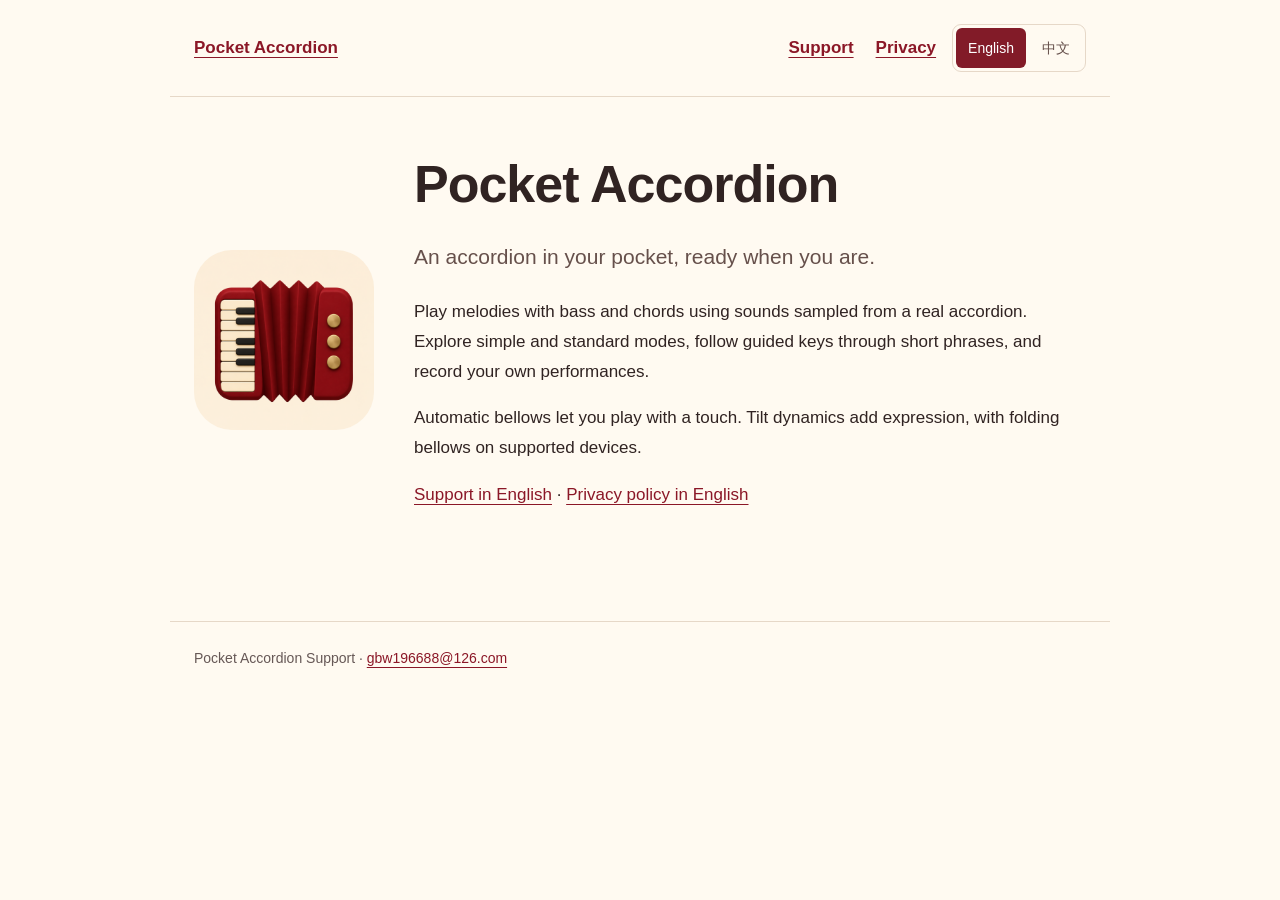
<file: index.html>
<!doctype html><html lang="en"><head><meta charset="utf-8"><meta name="viewport" content="width=device-width,initial-scale=1"><title>Pocket Accordion</title><meta name="description" content="Pocket Accordion — play melodies, bass and chords. Official support and privacy policy."><link rel="icon" href="icon.png"><link rel="stylesheet" href="style.css"></head><body><header><a class="brand" href="index.html"><span data-language="en">Pocket Accordion</span><span data-language="zh" hidden>口袋手风琴</span></a><nav aria-label="Main navigation"><a href="support.html"><span data-language="en">Support</span><span data-language="zh" hidden>技术支持</span></a><a href="privacy.html"><span data-language="en">Privacy</span><span data-language="zh" hidden>隐私政策</span></a></nav><div class="language-switch" role="group" aria-label="Language"><button type="button" data-switch="en" aria-pressed="true">English</button><button type="button" data-switch="zh" aria-pressed="false" lang="zh-Hans">中文</button></div></header><main><div data-language="en" lang="en"><div class="hero"><img src="icon.png" alt="Pocket Accordion app icon" width="180" height="180"><div><h1>Pocket Accordion</h1><p class="lead">An accordion in your pocket, ready when you are.</p><p>Play melodies with bass and chords using sounds sampled from a real accordion. Explore simple and standard modes, follow guided keys through short phrases, and record your own performances.</p><p>Automatic bellows let you play with a touch. Tilt dynamics add expression, with folding bellows on supported devices.</p><p><a href="support.html">Support in English</a> · <a href="privacy.html">Privacy policy in English</a></p></div></div></div><div data-language="zh" lang="zh-Hans" hidden><div class="hero"><img src="icon.png" alt="口袋手风琴应用图标" width="180" height="180"><div><h1>口袋手风琴</h1><p class="lead">把手风琴放进口袋，想弹就弹。</p><p>用温暖的琴声奏出旋律，配上低音与和弦。跟着琴键提示练习短句，录下属于自己的演奏。</p></div></div><div class="actions"><a class="button" href="support.html">获取帮助</a><a href="privacy.html">阅读隐私政策</a></div><h2>从一段旋律开始</h2><p>简单模式适合熟悉琴键，标准模式提供黑键、低音与和弦。真实手风琴采样带来温暖琴声，可以随时录音、回听和分享。</p><h2>用动作表达强弱</h2><p>自动风箱按键即响。体感力度通过倾斜手机控制强弱，支持的折叠设备还可使用开合风箱。</p></div></main><footer>Pocket Accordion Support · <a href="mailto:gbw196688@126.com">gbw196688@126.com</a></footer><script src="language.js"></script></body></html>
</file>
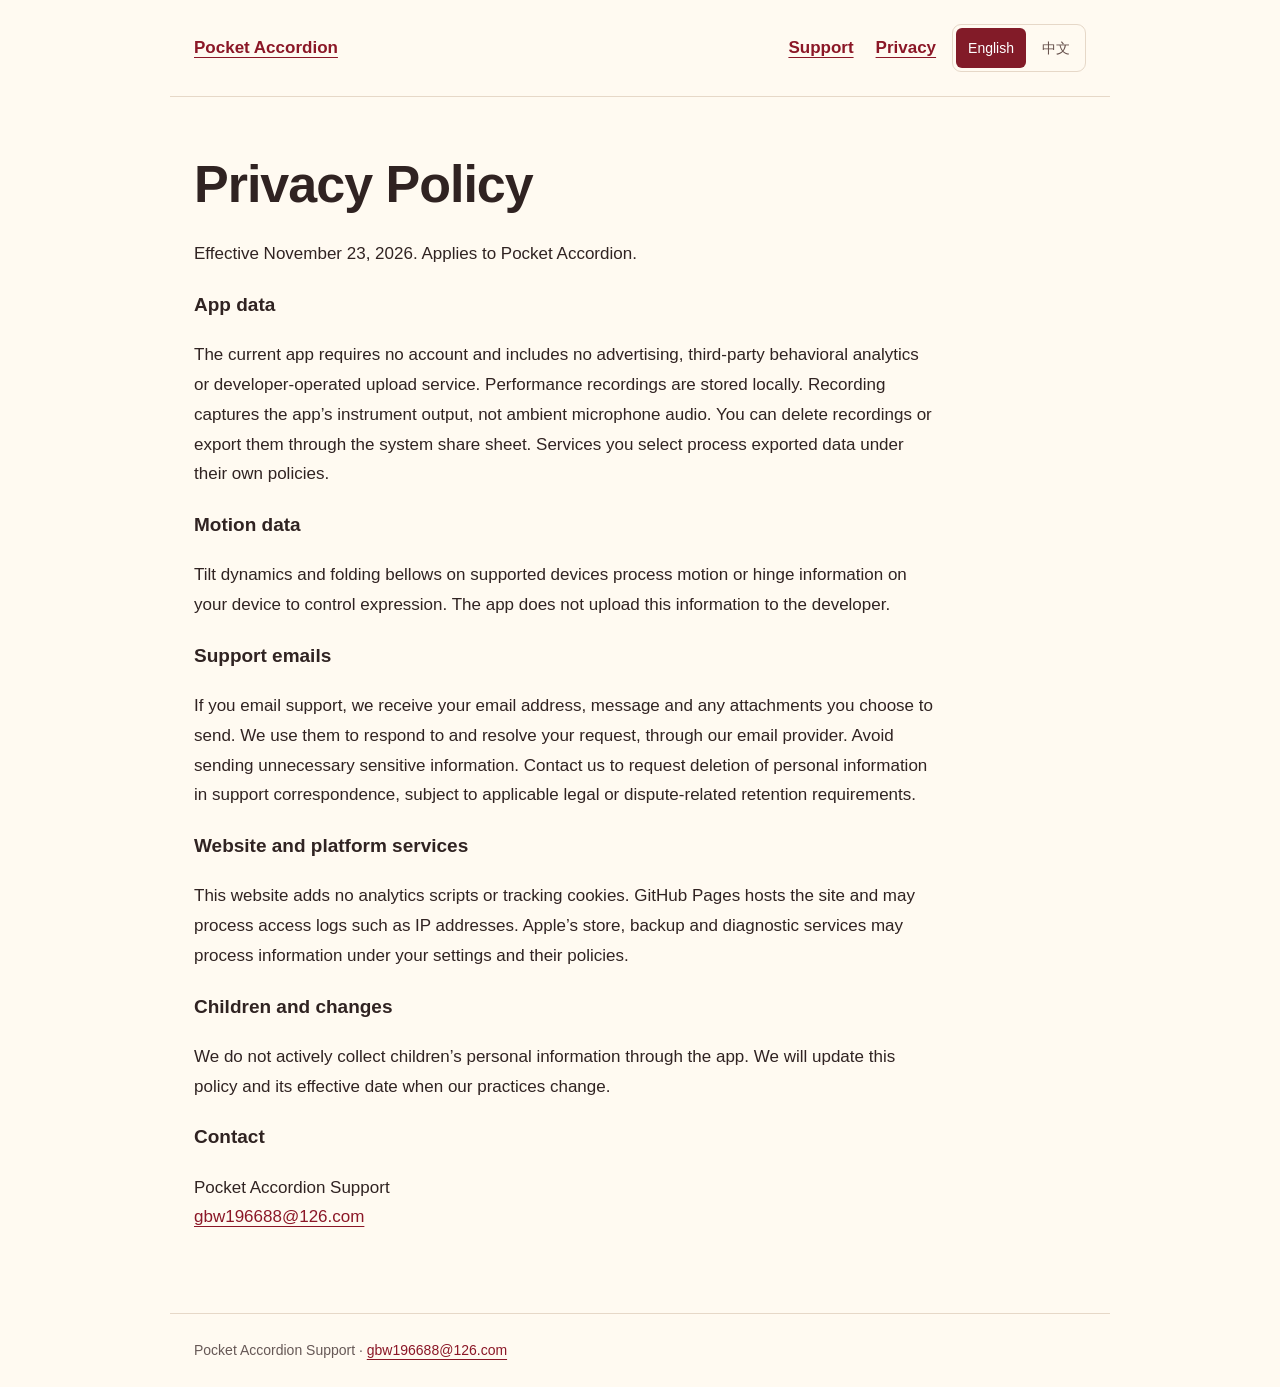
<file: privacy.html>
<!doctype html><html lang="en"><head><meta charset="utf-8"><meta name="viewport" content="width=device-width,initial-scale=1"><title>Privacy Policy · Pocket Accordion</title><meta name="description" content="Pocket Accordion — play melodies, bass and chords. Official support and privacy policy."><link rel="icon" href="icon.png"><link rel="stylesheet" href="style.css"></head><body><header><a class="brand" href="index.html"><span data-language="en">Pocket Accordion</span><span data-language="zh" hidden>口袋手风琴</span></a><nav aria-label="Main navigation"><a href="support.html"><span data-language="en">Support</span><span data-language="zh" hidden>技术支持</span></a><a href="privacy.html"><span data-language="en">Privacy</span><span data-language="zh" hidden>隐私政策</span></a></nav><div class="language-switch" role="group" aria-label="Language"><button type="button" data-switch="en" aria-pressed="true">English</button><button type="button" data-switch="zh" aria-pressed="false" lang="zh-Hans">中文</button></div></header><main><div data-language="en" lang="en"><h1>Privacy Policy</h1><p>Effective November 23, 2026. Applies to Pocket Accordion.</p><h3>App data</h3><p>The current app requires no account and includes no advertising, third-party behavioral analytics or developer-operated upload service. Performance recordings are stored locally. Recording captures the app’s instrument output, not ambient microphone audio. You can delete recordings or export them through the system share sheet. Services you select process exported data under their own policies.</p><h3>Motion data</h3><p>Tilt dynamics and folding bellows on supported devices process motion or hinge information on your device to control expression. The app does not upload this information to the developer.</p><h3>Support emails</h3><p>If you email support, we receive your email address, message and any attachments you choose to send. We use them to respond to and resolve your request, through our email provider. Avoid sending unnecessary sensitive information. Contact us to request deletion of personal information in support correspondence, subject to applicable legal or dispute-related retention requirements.</p><h3>Website and platform services</h3><p>This website adds no analytics scripts or tracking cookies. GitHub Pages hosts the site and may process access logs such as IP addresses. Apple’s store, backup and diagnostic services may process information under your settings and their policies.</p><h3>Children and changes</h3><p>We do not actively collect children’s personal information through the app. We will update this policy and its effective date when our practices change.</p><h3>Contact</h3><p>Pocket Accordion Support<br><a href="mailto:gbw196688@126.com">gbw196688@126.com</a></p></div><div data-language="zh" lang="zh-Hans" hidden><h1>隐私政策</h1><p>生效日期 2026 年 11 月 23 日<br>适用产品 口袋手风琴 / Pocket Accordion</p><h2>应用中的数据处理</h2><p>当前版本无需注册账号。我们未在 App 中集成广告、第三方行为分析或开发者运营的数据上传服务。</p><p>演奏录音保存在本机 App 存储中。录音功能记录 App 的乐器输出，不录制环境麦克风声音。你可以在 App 内删除录音，或通过系统分享发送到自己选择的服务。接收服务按其自身隐私政策处理数据。</p><h2>动作数据</h2><p>体感力度和支持设备上的折叠风箱使用设备动作或合页信息控制演奏力度。这些数据在设备上处理，不由 App 上传给开发者。</p><h2>联系支持</h2><p>如你发送支持邮件，我们会收到你的邮箱地址、邮件内容以及主动提供的附件，仅用于回复和处理问题。邮件通过邮箱服务提供商处理。请勿发送不必要的敏感信息。如需请求删除支持邮件中的个人信息，请联系下方邮箱；适用法律或争议处理要求保留的记录除外。</p><h2>网站和系统服务</h2><p>本网站未主动设置分析脚本或追踪 Cookie。网站由 GitHub Pages 托管，托管服务可能处理 IP 地址等访问日志。Apple 的商店、系统备份及诊断服务可能按用户设置和其政策处理数据。我们不承诺控制这些服务的独立数据处理。</p><h2>儿童与政策更新</h2><p>我们不会通过 App 主动收集儿童个人信息。功能或数据处理方式变更时，会更新此政策和生效日期。</p><h2>联系我们</h2><p>Pocket Accordion Support<br><a href="mailto:gbw196688@126.com">gbw196688@126.com</a></p></div></main><footer>Pocket Accordion Support · <a href="mailto:gbw196688@126.com">gbw196688@126.com</a></footer><script src="language.js"></script></body></html>
</file>
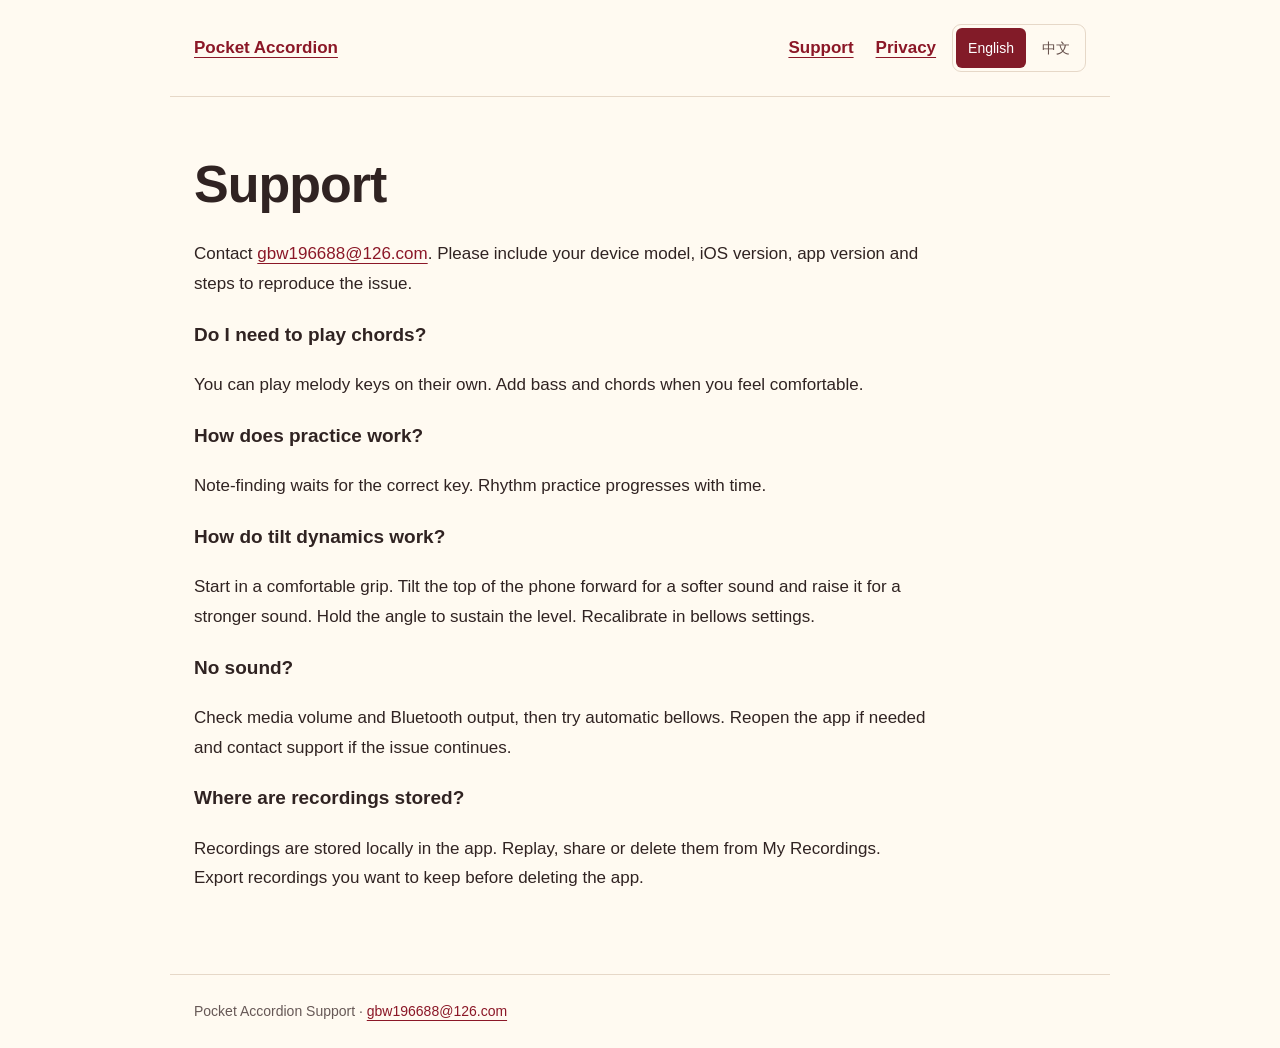
<file: support.html>
<!doctype html><html lang="en"><head><meta charset="utf-8"><meta name="viewport" content="width=device-width,initial-scale=1"><title>Support · Pocket Accordion</title><meta name="description" content="Pocket Accordion — play melodies, bass and chords. Official support and privacy policy."><link rel="icon" href="icon.png"><link rel="stylesheet" href="style.css"></head><body><header><a class="brand" href="index.html"><span data-language="en">Pocket Accordion</span><span data-language="zh" hidden>口袋手风琴</span></a><nav aria-label="Main navigation"><a href="support.html"><span data-language="en">Support</span><span data-language="zh" hidden>技术支持</span></a><a href="privacy.html"><span data-language="en">Privacy</span><span data-language="zh" hidden>隐私政策</span></a></nav><div class="language-switch" role="group" aria-label="Language"><button type="button" data-switch="en" aria-pressed="true">English</button><button type="button" data-switch="zh" aria-pressed="false" lang="zh-Hans">中文</button></div></header><main><div data-language="en" lang="en"><h1>Support</h1><p>Contact <a href="mailto:gbw196688@126.com">gbw196688@126.com</a>. Please include your device model, iOS version, app version and steps to reproduce the issue.</p><h3>Do I need to play chords?</h3><p>You can play melody keys on their own. Add bass and chords when you feel comfortable.</p><h3>How does practice work?</h3><p>Note-finding waits for the correct key. Rhythm practice progresses with time.</p><h3>How do tilt dynamics work?</h3><p>Start in a comfortable grip. Tilt the top of the phone forward for a softer sound and raise it for a stronger sound. Hold the angle to sustain the level. Recalibrate in bellows settings.</p><h3>No sound?</h3><p>Check media volume and Bluetooth output, then try automatic bellows. Reopen the app if needed and contact support if the issue continues.</p><h3>Where are recordings stored?</h3><p>Recordings are stored locally in the app. Replay, share or delete them from My Recordings. Export recordings you want to keep before deleting the app.</p></div><div data-language="zh" lang="zh-Hans" hidden><h1>技术支持</h1><p class="lead">需要帮助，或有想听到的声音？欢迎联系我们。</p><p>联系邮箱 <a href="mailto:gbw196688@126.com">gbw196688@126.com</a><br>支持署名 Pocket Accordion Support</p><p>反馈问题时，请说明手机型号、iOS 版本、App 版本和复现步骤。可附截图，请避免发送与问题无关的个人信息。</p><h2>常见问题</h2><details><summary>上面的伴奏键必须与旋律一起按吗？</summary><p>可以只弹旋律。熟悉后，再加入低音和和弦伴奏。</p></details><details><summary>找音练习和节奏跟弹有什么区别？</summary><p>找音练习会等你按对再继续。节奏跟弹按时间推进，需要跟着提示控制节奏。</p></details><details><summary>体感力度怎么用？</summary><p>开启时保持舒服的握姿。按住琴键，手机上端前倾渐弱、抬回渐强。保持角度可稳定力度。风箱设置中可以重新校准；信号不可用时会切回自动风箱。</p></details><details><summary>没有声音怎么办？</summary><p>先检查媒体音量和蓝牙音频输出，切换到自动风箱再试。如果仍无声，请重新打开 App 并联系支持。</p></details><details><summary>录音保存在哪里？</summary><p>录音保存在本机 App 存储中，可在“我的录音”回听、分享或删除。删除 App 前请先导出需要保留的录音。</p></details></div></main><footer>Pocket Accordion Support · <a href="mailto:gbw196688@126.com">gbw196688@126.com</a></footer><script src="language.js"></script></body></html>
</file>
<file: style.css>
*{box-sizing:border-box}body{margin:0;background:#fffaf1;color:#302322;font:17px/1.75 -apple-system,BlinkMacSystemFont,"Segoe UI",sans-serif}a{color:#8b1727;text-underline-offset:4px}header,main,footer{max-width:940px;margin:auto;padding:24px}header{display:flex;justify-content:space-between;align-items:center;border-bottom:1px solid #e6d8c8;gap:20px;flex-wrap:wrap}nav{display:flex;gap:22px}header a{font-weight:600}main{padding-top:56px;padding-bottom:64px}h1{font-size:clamp(32px,6vw,52px);line-height:1.2;letter-spacing:-1px;margin:0 0 24px}h2{font-size:24px;margin-top:38px}h3{font-size:19px}p{max-width:740px}footer{border-top:1px solid #e6d8c8;font-size:14px;color:#665856}.hero{display:flex;align-items:center;gap:40px;padding-bottom:30px}.hero img{width:180px;border-radius:38px}.lead{font-size:21px;color:#66504b}.actions{display:flex;gap:20px;flex-wrap:wrap}.button{display:inline-block;padding:11px 20px;background:#821b28;color:white;border-radius:9px;text-decoration:none}.en{border-top:1px solid #e6d8c8;margin-top:48px;padding-top:38px}details{padding:16px 0;border-bottom:1px solid #e6d8c8}summary{cursor:pointer;font-weight:600}a:focus-visible,summary:focus-visible{outline:3px solid #af7628;outline-offset:5px}@media(max-width:560px){header,main,footer{padding:20px}.hero{align-items:flex-start;flex-direction:column;gap:24px}.hero img{width:120px}main{padding-top:32px}nav{gap:16px}}
[hidden]{display:none!important}.language-switch{display:flex;gap:4px;border:1px solid #e6d8c8;border-radius:9px;padding:3px}.language-switch button{font:inherit;font-size:14px;min-height:40px;padding:6px 12px;border:0;background:transparent;color:#66504b;border-radius:6px;cursor:pointer}.language-switch button[aria-pressed="true"]{background:#821b28;color:#fff}.language-switch button:focus-visible{outline:3px solid #af7628;outline-offset:3px}header{gap:16px}header nav{margin-left:auto}@media(max-width:560px){header nav{margin-left:0}.language-switch{margin-left:auto}}
</file>
